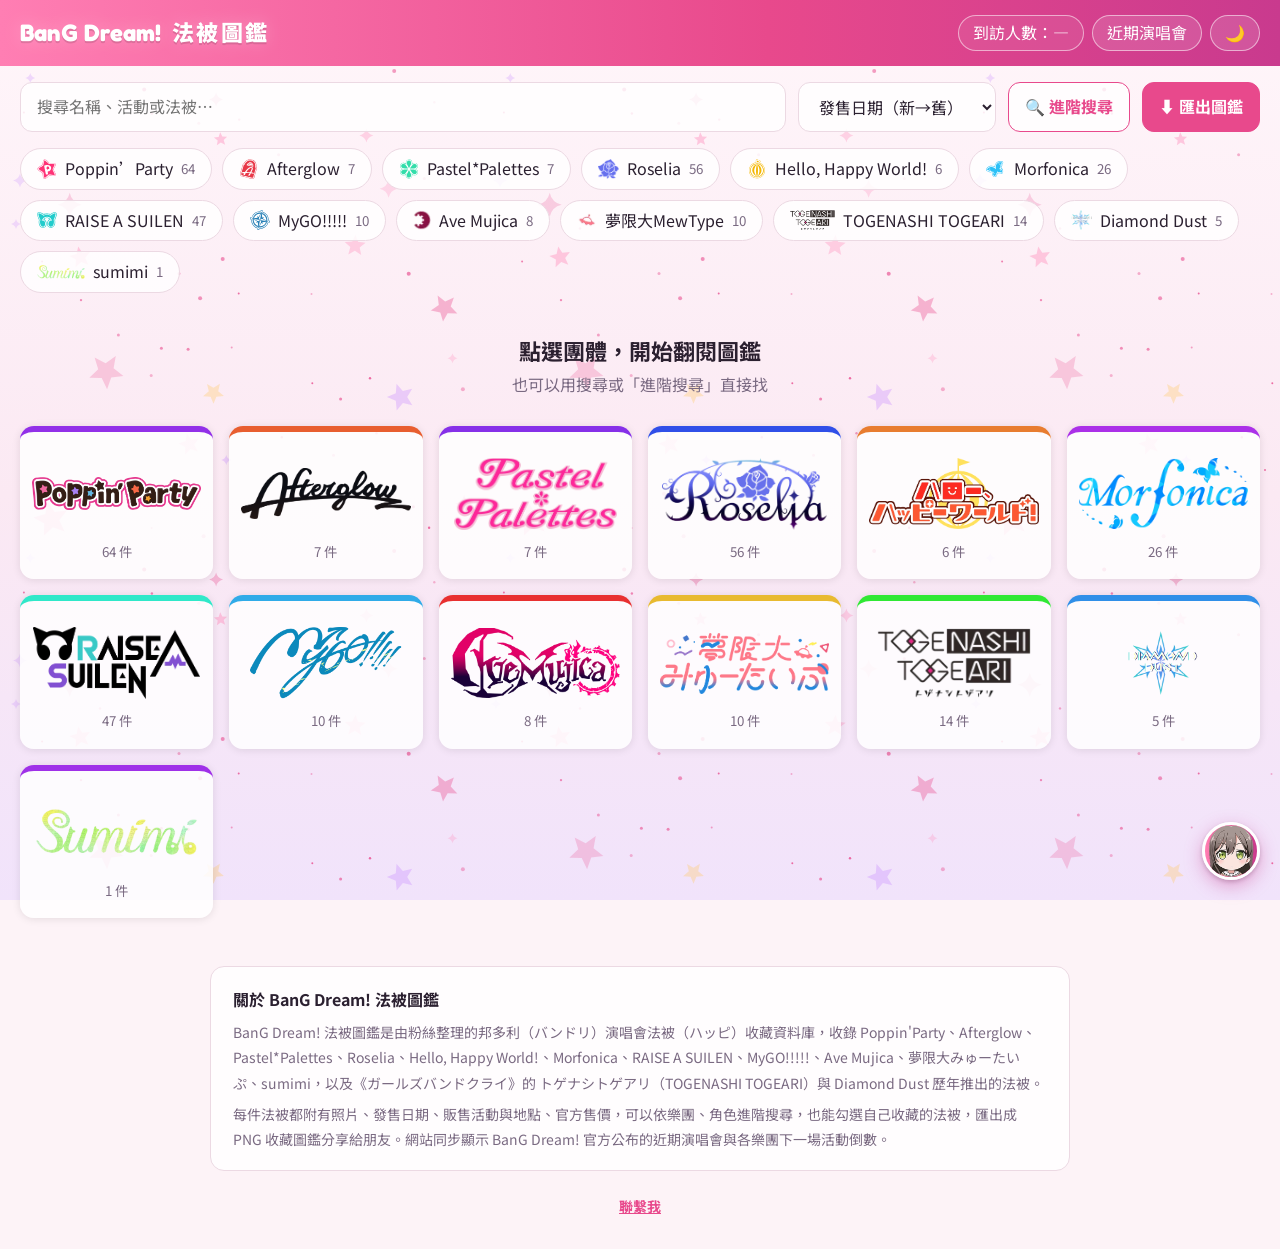
<file: index.html>
<!doctype html>
<html lang="zh-Hant">
  <head>
    <meta charset="utf-8" />
    <meta name="viewport" content="width=device-width, initial-scale=1, viewport-fit=cover" />
    <title>BanG Dream! 法被圖鑑</title>
    <meta
      name="description"
      content="BanG Dream!（邦多利）法被圖鑑：收錄 Poppin'Party、Afterglow、Pastel*Palettes、Roselia、Hello, Happy World!、Morfonica、RAISE A SUILEN、MyGO!!!!!、Ave Mujica、夢限大みゅーたいぷ，以及 トゲナシトゲアリ、Diamond Dust 的演唱會法被（ハッピ）照片、官方售價與發售活動，可依樂團、角色篩選並匯出自己的收藏圖鑑。"
    />
    <meta name="google-site-verification" content="Sszo54LSO_saCJkc9ENuyC2y8mzj0m0679ZRtMY-iH0" />
    <link rel="canonical" href="https://aemo-0304.github.io/hapi/" />
    <link rel="preconnect" href="https://fonts.googleapis.com" />
    <link rel="preconnect" href="https://fonts.gstatic.com" crossorigin />
    <link
      rel="stylesheet"
      href="https://fonts.googleapis.com/css2?family=Fredoka:wght@700&text=BanGDream!&display=swap"
    />
    <link
      rel="stylesheet"
      href="https://fonts.googleapis.com/css2?family=Noto+Sans+TC:wght@400;700;900&display=swap"
    />
    <link rel="icon" href="favicon.svg" type="image/svg+xml" />
    <meta name="theme-color" content="#e8498c" />
    <meta property="og:type" content="website" />
    <meta property="og:site_name" content="法被圖鑑" />
    <meta property="og:title" content="BanG Dream! 法被圖鑑" />
    <meta
      property="og:description"
      content="收錄 BanG Dream! 各樂團與 トゲナシトゲアリ 的演唱會法被照片、官方售價與發售活動，可依樂團、角色篩選並匯出收藏圖鑑。"
    />
    <meta property="og:url" content="https://aemo-0304.github.io/hapi/" />
    <meta property="og:image" content="https://aemo-0304.github.io/hapi/photos/logo_poppinparty.webp" />
    <meta property="og:locale" content="zh_TW" />
    <meta name="twitter:card" content="summary" />
    <script type="application/ld+json">
      {
        "@context": "https://schema.org",
        "@type": "WebSite",
        "name": "BanG Dream! 法被圖鑑",
        "alternateName": ["法被圖鑑", "邦多利法被圖鑑"],
        "url": "https://aemo-0304.github.io/hapi/",
        "inLanguage": "zh-Hant"
      }
    </script>
  </head>
  <body>
    <header>
      <h1 class="brand"><span class="brand-en">BanG Dream!</span><span class="brand-zh">法被圖鑑</span></h1>
      <div style="display: flex; gap: 8px">
        <span class="iconbtn counter" id="visits" title="累計到訪人數（同一個瀏覽器分頁只算一次）"
          >到訪人數：…</span
        >
        <button class="iconbtn" id="livesbtn" type="button">近期演唱會</button>
        <button class="iconbtn" id="theme" type="button" aria-label="切換深色或淺色模式">🌙</button>
      </div>
      <link rel="stylesheet" type="text/css" href="HAPI.CSS?v=20261117" />
    </header>

    <div class="bar">
      <input type="search" id="q" placeholder="搜尋名稱、活動或法被…" aria-label="搜尋" />
      <select id="sort" aria-label="排序方式">
        <option value="new">發售日期（新→舊）</option>
        <option value="old">發售日期（舊→新）</option>
        <option value="name">名稱（A→Z）</option>
      </select>
      <button class="btn-adv" id="adv" type="button" aria-haspopup="dialog">
        🔍 進階搜尋<span class="adv-n" id="adv-n" hidden></span>
      </button>
      <button class="btn-export" id="export" type="button">⬇ 匯出圖鑑</button>
    </div>
    <div class="chips" id="chips" role="group" aria-label="依團體篩選"></div>
    <div class="chips" id="members" role="group" aria-label="依角色篩選" style="display: none"></div>

    <div class="layout one">
      <main id="main"></main>
    </div>
    <section class="about" aria-labelledby="about-h">
      <h2 id="about-h">關於 BanG Dream! 法被圖鑑</h2>
      <p>
        BanG Dream! 法被圖鑑是由粉絲整理的邦多利（バンドリ）演唱會法被（ハッピ）收藏資料庫，收錄
        Poppin'Party、Afterglow、Pastel*Palettes、Roselia、Hello, Happy World!、Morfonica、RAISE A
        SUILEN、MyGO!!!!!、Ave Mujica、夢限大みゅーたいぷ、sumimi，以及《ガールズバンドクライ》的
        トゲナシトゲアリ（TOGENASHI TOGEARI）與 Diamond Dust 歷年推出的法被。
      </p>
      <p>
        每件法被都附有照片、發售日期、販售活動與地點、官方售價，可以依樂團、角色進階搜尋，也能勾選自己收藏的法被，匯出成
        PNG 收藏圖鑑分享給朋友。網站同步顯示 BanG Dream! 官方公布的近期演唱會與各樂團下一場活動倒數。
      </p>
    </section>
    <footer>
      <a
        href="https://www.threads.com/@aemo_gbp?hl=zh-tw"
        target="_blank"
        rel="noopener"
        style="color: var(--accent); font-weight: 700"
        >聯繫我</a
      >
    </footer>

    <dialog id="exdlg" aria-labelledby="ex-h" class="exdlg">
      <h2 id="ex-h" style="margin: 0 0 14px; font-size: 20px">匯出圖鑑（PNG）</h2>
      <div class="exform">
        <fieldset>
          <legend>要放哪些法被 <b id="ex-count"></b></legend>
          <label class="row"><input type="radio" name="exr" id="ex-custom-r" /> 依樂團／人物／活動挑選</label>
          <div class="ex3" id="ex-custom">
            <label>樂團<select id="ex-g"></select></label>
            <label>人物<select id="ex-m"></select></label>
            <label>活動<select id="ex-e"></select></label>
          </div>
          <label class="row"
            ><input type="radio" name="exr" id="ex-mine" /> <span id="ex-mine-lab">我勾選的</span></label
          >
          <p class="exhint">在法被卡片右上角點「＋」可以自己挑選，勾選會記在這個瀏覽器裡。</p>
        </fieldset>
        <label>標題<input type="text" id="ex-title" maxlength="30" /></label>
        <label>副標題<input type="text" id="ex-sub" maxlength="40" placeholder="（可不填）" /></label>
        <div class="ex2">
          <label>整理者<input type="text" id="ex-author" maxlength="30" placeholder="（可不填）" /></label>
          <label
            >社群帳號<input type="text" id="ex-social" maxlength="40" placeholder="Threads / IG …"
          /></label>
        </div>
        <div class="ex2">
          <label
            >每排件數<select id="ex-cols">
              <option>3</option>
              <option>4</option>
              <option selected>5</option>
            </select></label
          >
          <label>外框顏色<input type="color" id="ex-color" value="#f9d77e" /></label>
        </div>
        <label class="row"><input type="checkbox" id="ex-price" checked /> 顯示官方售價</label>
        <details class="exnotes">
          <summary>每件的備註（已收、待收…）<span id="ex-notes-n"></span></summary>
          <p class="exhint">填了的會用粉紅字印在價格下方，沒填就不顯示。</p>
          <div id="ex-notes"></div>
        </details>
        <p class="exmsg" id="ex-msg" role="status"></p>
      </div>
      <div style="display: flex; gap: 10px; flex-wrap: wrap">
        <button class="reset" id="ex-clear" type="button" style="margin: 0; width: auto; padding: 9px 14px">
          清空勾選
        </button>
        <button class="reset" id="ex-close" type="button" style="margin: 0; flex: 1">關閉</button>
        <button class="close" id="ex-go" type="button" style="flex: 2">產生並下載 PNG</button>
      </div>
    </dialog>
    <dialog id="advdlg" class="advdlg" aria-labelledby="adv-h">
      <div class="adv-top">
        <h2 id="adv-h">進階搜尋</h2>
        <button class="adv-sel" id="adv-all" type="button"><i class="ck"></i>全員選擇</button>
      </div>
      <div class="adv-body">
        <div id="adv-chars"></div>
      </div>
      <div class="adv-foot">
        <button class="adv-btn" id="adv-reset" type="button">清除條件</button>
        <button class="adv-btn" id="adv-cancel" type="button">取消</button>
        <button class="adv-btn ok" id="adv-ok" type="button">確定</button>
      </div>
    </dialog>
    <dialog id="livesdlg" aria-label="近期演唱會" class="livesdlg">
      <section class="lives" id="lives"></section>
      <button class="close" id="lives-close" type="button">關閉</button>
    </dialog>
    <div class="fab-panel" id="fabpanel" role="dialog" aria-label="二手平台推薦與更新日誌" hidden>
      <div class="fab-tabs" role="tablist">
        <button type="button" role="tab" class="fab-tab" id="tab-shop" data-tab="shop">
          🛍️ <span id="shop-title">二手平台推薦</span>
        </button>
        <button type="button" role="tab" class="fab-tab" id="tab-help" data-tab="help">
          📕 <span id="help-title">更新日誌</span>
        </button>
      </div>
      <div class="fab-body helpbody" id="fab-body"></div>
    </div>
    <button
      type="button"
      class="fab"
      id="fab"
      aria-expanded="false"
      aria-controls="fabpanel"
      title="二手平台推薦／更新日誌"
    >
      <img class="fab-ico" src="photos/fab_avatar.webp?v=3" alt="" /><span class="fab-x">✕</span>
    </button>
    <dialog id="dlg" aria-labelledby="d-name">
      <div class="d-img">
        <div id="d-img"></div>
        <button class="d-x" id="dlg-close" type="button" aria-label="關閉">✕</button>
      </div>
      <div class="d-body">
        <div class="d-tags" id="d-tags"></div>
        <h2 id="d-name"></h2>
        <div class="d-fields" id="d-fields"></div>
        <button type="button" class="d-pick" id="d-pick"></button>
        <div class="d-nav">
          <button type="button" id="d-prev">‹ 上一個</button>
          <span id="d-pos"></span>
          <button type="button" id="d-next">下一個 ›</button>
        </div>
      </div>
    </dialog>

    <script src="db.js"></script>
    <script src="data.js"></script>
    <script>
      var DB = Store.load();
      var GROUPS = DB.groups,
        PLACES = DB.places;
      var DATA = DB.items.filter(function (d) {
        return GROUPS.some(function (g) {
          return g.id === d.group;
        });
      });
      DATA.forEach(function (d) {
        d.hue = GROUPS.filter(function (g) {
          return g.id === d.group;
        })[0].hue;
        d.date = d.year * 100 + d.month;
      });

      var S = { q: "", group: null, member: null, year: {}, place: {}, chars: {}, sort: "new" };
      var $ = function (id) {
        return document.getElementById(id);
      };
      function gname(id) {
        return GROUPS.filter(function (g) {
          return g.id === id;
        })[0].name;
      }
      function gobj(id) {
        return GROUPS.filter(function (g) {
          return g.id === id;
        })[0];
      }
      function mname(d) {
        if (!d.member) return "";
        var g = gobj(d.group);
        if (d.member === "all") return g.name + "全團";
        var m = (g.members || []).filter(function (m) {
          return m.id === d.member;
        })[0];
        return m ? m.name : "";
      }
      function setGroup(id) {
        S.group = id;
        S.member = null;
        buildChips();
        render();
      }
      function buildMembers() {
        var box = $("members"),
          g = S.group && gobj(S.group);
        if (!g || !g.members || !g.members.length) {
          box.style.display = "none";
          box.innerHTML = "";
          return;
        }
        box.style.display = "";
        box.innerHTML = '<span style="align-self:center;color:var(--muted);font-size:14px">角色</span>';
        [{ id: "all", name: g.name + "全團", color: "hsl(" + g.hue + " 80% 55%)" }]
          .concat(g.members)
          .forEach(function (m) {
            var n = DATA.filter(function (d) {
              return d.group === g.id && d.member === m.id;
            }).length;
            var b = document.createElement("button");
            b.type = "button";
            b.className = "chip";
            b.setAttribute("aria-pressed", S.member === m.id);
            b.innerHTML =
              '<i style="background:' + m.color + '"></i>' + esc(m.name) + " <small>" + n + "</small>";
            b.onclick = function () {
              S.member = S.member === m.id ? null : m.id;
              buildMembers();
              render();
            };
            box.appendChild(b);
          });
      }

      var T = null,
        ADV_SHORT = { "TOGENASHI TOGEARI": "TOGENASHI" };
      function cp(o) {
        var r = {};
        for (var k in o) r[k] = 1;
        return r;
      }
      function charGroups() {
        return GROUPS.filter(function (g) {
          return g.members && g.members.length;
        });
      }
      function allCharKeys() {
        var ks = [];
        charGroups().forEach(function (g) {
          ks.push(g.id + ":all");
          g.members.forEach(function (m) {
            ks.push(g.id + ":" + m.id);
          });
        });
        return ks;
      }
      function shortName(n) {
        return n
          .replace(/^「[^」]*」/, "")
          .split("／")[0]
          .trim();
      }
      function buildFilters() {
        var n = Object.keys(S.chars).filter(function (k) {
          return !/:all$/.test(k);
        }).length;
        var b = $("adv-n");
        b.hidden = !n;
        b.textContent = n;
        if ($("advdlg").open) buildAdv();
      }
      function ck(on) {
        return '<i class="ck' + (on ? " on" : "") + '"></i>';
      }
      function buildAdv() {
        var html = "";
        charGroups().forEach(function (g) {
          var tiles = g.members;
          var keys = [g.id + ":all"].concat(
            tiles.map(function (m) {
              return g.id + ":" + m.id;
            }),
          );
          var allOn = keys.every(function (k) {
            return T.chars[k];
          });
          html +=
            '<div class="adv-row"><div class="adv-g"><b>' +
            (g.icon
              ? '<img class="adv-gi" src="' +
                esc(g.icon) +
                '" alt="" height="18" style="height:18px;width:auto;max-width:40px">'
              : "") +
            '<span title="' +
            esc(g.name) +
            '">' +
            esc(ADV_SHORT[g.name] || g.name) +
            '</span></b><button type="button" class="adv-sel" data-gall="' +
            g.id +
            '">' +
            ck(allOn) +
            '全選</button></div><div class="adv-ms">';
          tiles.forEach(function (m) {
            var k = g.id + ":" + m.id,
              on = !!T.chars[k],
              n = DATA.filter(function (d) {
                return d.group === g.id && d.member === m.id;
              }).length;
            var av = m.avatar
              ? '<img src="' +
                esc(m.avatar) +
                '" alt="" loading="lazy" onerror="this.replaceWith(document.createTextNode(\'' +
                esc(shortName(m.name)).charAt(0) +
                "'))\">"
              : esc(shortName(m.name).charAt(0));
            html +=
              '<button type="button" class="adv-m' +
              (on ? " on" : "") +
              (n ? "" : " zero") +
              '" data-k="' +
              esc(k) +
              '" aria-pressed="' +
              on +
              '" title="' +
              esc(m.name) +
              "（" +
              n +
              ' 件）">' +
              ck(on) +
              '<span class="av' +
              (m.avatar ? " img" : "") +
              '" style="--c:' +
              esc(m.color) +
              '">' +
              av +
              '</span><span class="nm">' +
              esc(shortName(m.name)) +
              "</span></button>";
          });
          html += "</div></div>";
        });
        $("adv-chars").innerHTML = html || '<p class="adv-empty">尚未設定團員，可到後台新增</p>';
        var ks = allCharKeys();
        $("adv-all").innerHTML =
          ck(
            ks.length &&
              ks.every(function (k) {
                return T.chars[k];
              }),
          ) + "全員選擇";
      }
      $("adv").onclick = function () {
        T = { chars: cp(S.chars), year: cp(S.year), place: cp(S.place) };
        buildAdv();
        $("advdlg").showModal();
      };
      $("advdlg").addEventListener("click", function (e) {
        if (e.target === this) {
          this.close();
          return;
        }
        var t = e.target.closest("button");
        if (!t) return;
        if (t.dataset.k) {
          var k = t.dataset.k;
          if (T.chars[k]) delete T.chars[k];
          else T.chars[k] = 1;
          var gid = k.split(":")[0],
            gg = GROUPS.filter(function (x) {
              return x.id === gid;
            })[0];
          if (
            gg.members.every(function (m) {
              return T.chars[gid + ":" + m.id];
            })
          )
            T.chars[gid + ":all"] = 1;
          else delete T.chars[gid + ":all"];
        } else if (t.dataset.gall) {
          var g = GROUPS.filter(function (x) {
              return x.id === t.dataset.gall;
            })[0],
            ks = [g.id + ":all"].concat(
              g.members.map(function (m) {
                return g.id + ":" + m.id;
              }),
            );
          var on = ks.every(function (k) {
            return T.chars[k];
          });
          ks.forEach(function (k) {
            if (on) delete T.chars[k];
            else T.chars[k] = 1;
          });
        } else if (t.id === "adv-all") {
          var ks = allCharKeys(),
            on = ks.every(function (k) {
              return T.chars[k];
            });
          ks.forEach(function (k) {
            if (on) delete T.chars[k];
            else T.chars[k] = 1;
          });
        } else if (t.id === "adv-reset") {
          T = { chars: {}, year: {}, place: {} };
        } else if (t.id === "adv-cancel") {
          this.close();
          return;
        } else if (t.id === "adv-ok") {
          var ks = allCharKeys();
          if (
            ks.length &&
            ks.every(function (k) {
              return T.chars[k];
            })
          )
            T.chars = {};
          S.chars = T.chars;
          S.year = T.year;
          S.place = T.place;
          this.close();
          buildFilters();
          render();
          return;
        } else return;
        buildAdv();
      });
      function buildChips() {
        var box = $("chips");
        box.innerHTML = "";
        GROUPS.forEach(function (g) {
          var n = DATA.filter(function (d) {
            return d.group === g.id;
          }).length;
          var b = document.createElement("button");
          b.type = "button";
          b.className = "chip";
          b.setAttribute("aria-pressed", S.group === g.id);
          b.innerHTML =
            (g.icon
              ? '<img class="chip-icon" src="' + esc(g.icon) + '" alt="">'
              : '<i style="background:hsl(' + g.hue + ' 80% 55%)"></i>') +
            esc(g.name) +
            " <small>" +
            n +
            "</small>";
          b.onclick = function () {
            setGroup(S.group === g.id ? null : g.id);
          };
          box.appendChild(b);
        });
        buildMembers();
      }
      function has(o) {
        return Object.keys(o).length > 0;
      }
      function esc(t) {
        return String(t).replace(/[&<>"]/g, function (c) {
          return { "&": "&amp;", "<": "&lt;", ">": "&gt;", '"': "&quot;" }[c];
        });
      }
      function badge(d) {
        if (d.photo)
          return (
            '<img class="coat" style="object-fit:cover;border-radius:10px" src="' +
            esc(d.photo) +
            '" alt="" onerror="this.style.visibility=\'hidden\'">'
          );
        var c = "hsl(" + d.hue + " 70% 42%)";
        var extra = "";
        return (
          '<svg class="coat" viewBox="0 0 100 100" aria-hidden="true"><path d="M10 22L38 14L50 24L62 14L90 22L98 52L80 56L78 90L22 90L20 56L2 52Z" fill="' +
          c +
          '" stroke="#0003"/>' +
          extra +
          '<path d="M38 14L50 26L50 90L44 90L44 30L34 16Z" fill="#fff"/><path d="M62 14L50 26L50 90L56 90L56 30L66 16Z" fill="#fff"/></svg>'
        );
      }
      function render() {
        var q = S.q.trim().toLowerCase();
        var active = q || S.group || has(S.year) || has(S.place) || has(S.chars);
        var main = $("main");
        if (!active) {
          var h =
            '<div class="hint"><h2>點選團體，開始翻閱圖鑑</h2><p>也可以用搜尋或「進階搜尋」直接找</p></div><div class="groups">';
          GROUPS.forEach(function (g) {
            var n = DATA.filter(function (d) {
              return d.group === g.id;
            }).length;
            h +=
              '<button class="gcard" type="button" style="--c:hsl(' +
              g.hue +
              ' 80% 55%)" data-g="' +
              g.id +
              '">' +
              (g.logo
                ? '<img class="glogo" src="' +
                  esc(g.logo) +
                  '" alt="' +
                  esc(g.name) +
                  '" onerror="this.nextSibling.hidden=false;this.remove()"><b hidden>'
                : "<b>") +
              esc(g.name) +
              "</b><small>" +
              n +
              " 件</small></button>";
          });
          main.innerHTML = h + "</div>";
          Array.prototype.forEach.call(main.querySelectorAll(".gcard"), function (b) {
            b.onclick = function () {
              setGroup(b.dataset.g);
            };
          });
          return;
        }
        var list = (CUR = DATA.filter(function (d) {
          if (S.group && d.group !== S.group) return false;
          if (S.member && d.member !== S.member) return false;
          if (has(S.chars) && !S.chars[d.group + ":" + d.member]) return false;
          if (has(S.year) && !S.year[d.year]) return false;
          if (has(S.place) && !S.place[d.place]) return false;
          if (q && (d.name + d.event + d.place + mname(d)).toLowerCase().indexOf(q) < 0) return false;
          return true;
        }));
        list.sort(function (a, b) {
          return S.sort === "new"
            ? b.date - a.date
            : S.sort === "old"
              ? a.date - b.date
              : a.name.localeCompare(b.name, "zh-Hant");
        });
        var nx = S.group && hasNext(S.group) ? '<div class="nextlive" id="nextlive"></div>' : "";
        if (!list.length) {
          main.innerHTML = nx + '<p class="empty">找不到符合的法被，試試減少篩選條件。</p>';
          if (nx) renderNext(S.group);
          return;
        }
        var h = nx + '<p class="count">共 ' + list.length + ' 件</p><div class="grid">';
        list.forEach(function (d) {
          var pk = MINE.ids.indexOf(d.id) >= 0;
          h +=
            '<button class="item' +
            (pk ? " picked" : "") +
            '" type="button" data-id="' +
            d.id +
            '"><span class="pick" role="checkbox" tabindex="0" aria-checked="' +
            pk +
            '" aria-label="加入我的圖鑑" title="加入／移出我的圖鑑"></span>' +
            badge(d) +
            "<h3>" +
            esc(d.name) +
            "</h3><small>" +
            (mname(d) ? esc(mname(d)) + "・" : "") +
            d.year +
            " 年 " +
            d.month +
            " 月</small></button>";
        });
        main.innerHTML = h + "</div>";
        if (nx) renderNext(S.group);
        Array.prototype.forEach.call(main.querySelectorAll(".item"), function (b) {
          b.onclick = function (e) {
            if (e.target.classList.contains("pick")) {
              togglePick(+b.dataset.id, b);
              return;
            }
            openDlg(+b.dataset.id);
          };
        });
        Array.prototype.forEach.call(main.querySelectorAll(".pick"), function (p) {
          p.onkeydown = function (e) {
            if (e.key === " " || e.key === "Enter") {
              e.preventDefault();
              e.stopPropagation();
              togglePick(+p.parentNode.dataset.id, p.parentNode);
            }
          };
        });
      }
      var CUR = [],
        curId = null;
      function mcolor(d) {
        var g = gobj(d.group);
        if (d.member === "all") return "hsl(" + g.hue + " 80% 55%)";
        var m = (g.members || []).filter(function (m) {
          return m.id === d.member;
        })[0];
        return m ? m.color : "";
      }
      function field(label, val, full) {
        return val
          ? "<div" +
              (full ? ' class="full"' : "") +
              "><label>" +
              label +
              "</label><span>" +
              esc(val) +
              "</span></div>"
          : "";
      }
      function openDlg(id) {
        var d = DATA.filter(function (x) {
          return x.id === id;
        })[0];
        curId = id;
        var gc = "hsl(" + d.hue + " 75% 45%)";
        var box = $("d-img");
        box.innerHTML = "";
        if (d.photo) {
          var im = new Image();
          im.src = d.photo;
          im.alt = d.name;
          im.onerror = function () {
            box.innerHTML = badge({ hue: d.hue });
          };
          box.appendChild(im);
        } else box.innerHTML = badge({ hue: d.hue });
        $("d-tags").innerHTML =
          '<span class="d-tag" style="--c:' +
          gc +
          '">' +
          esc(gname(d.group)) +
          "</span>" +
          (mname(d) ? '<span class="d-tag" style="--c:' + mcolor(d) + '">' + esc(mname(d)) + "</span>" : "");
        $("d-name").textContent = d.name;
        $("d-fields").innerHTML =
          field("發售日期", d.year + " 年 " + d.month + " 月") +
          field("販售地點", d.place) +
          (d.currency === "NA"
            ? field("官方售價", "-")
            : d.price
              ? field(
                  "官方售價",
                  d.currency === "CNY"
                    ? "人民幣 " + Number(d.price).toLocaleString() + " 元"
                    : "¥" + Number(d.price).toLocaleString() + "（日圓・含稅）",
                )
              : "") +
          field("活動／商品", d.event, true);
        var i = CUR.indexOf(d);
        $("d-pos").textContent = i >= 0 ? i + 1 + " / " + CUR.length : "";
        $("d-prev").disabled = i <= 0;
        $("d-next").disabled = i < 0 || i >= CUR.length - 1;
        var on = MINE.ids.indexOf(id) >= 0;
        $("d-pick").textContent = on ? "✓ 已加入我的圖鑑（點一下移除）" : "＋ 加入我的圖鑑";
        $("d-pick").classList.toggle("on", on);
        if (!$("dlg").open) $("dlg").showModal();
      }
      function navDlg(n) {
        var i =
          CUR.findIndex(function (d) {
            return d.id === curId;
          }) + n;
        if (i >= 0 && i < CUR.length) openDlg(CUR[i].id);
      }
      $("d-prev").onclick = function () {
        navDlg(-1);
      };
      $("d-pick").onclick = function () {
        var card = document.querySelector('.item[data-id="' + curId + '"]');
        togglePick(curId, card);
        openDlg(curId);
      };
      $("d-next").onclick = function () {
        navDlg(1);
      };
      document.addEventListener("keydown", function (e) {
        if (!$("dlg").open) return;
        if (e.key === "ArrowLeft") navDlg(-1);
        if (e.key === "ArrowRight") navDlg(1);
      });
      $("dlg-close").onclick = function () {
        $("dlg").close();
      };
      (function () {
        var API = "https://abacus.jasoncameron.dev/",
          KEY = "aemo-0304-hapi/visits",
          el = $("visits");
        var online = /^https?:$/.test(location.protocol) && location.hostname.indexOf("github.io") >= 0,
          counted = false;
        try {
          counted = sessionStorage.getItem("hapi-visited") === "1";
        } catch (e) {}
        var mode = online && !counted ? "hit/" : "get/";
        fetch(API + mode + KEY)
          .then(function (r) {
            return r.ok ? r.json() : { value: 0 };
          })
          .then(function (j) {
            el.textContent = "到訪人數：" + Number(j.value || 0).toLocaleString();
            if (mode === "hit/")
              try {
                sessionStorage.setItem("hapi-visited", "1");
              } catch (e) {}
          })
          .catch(function () {
            el.textContent = "到訪人數：—";
          });
      })();
      var FAB_TAB = "shop";
      function fabShow(tab) {
        FAB_TAB = tab;
        $("shop-title").textContent = DB.shopTitle || Store.shopTitle;
        $("help-title").textContent = DB.helpTitle || Store.helpTitle;
        ["shop", "help"].forEach(function (t) {
          var b = $("tab-" + t);
          b.classList.toggle("on", t === tab);
          b.setAttribute("aria-selected", t === tab);
        });
        $("fab-body").innerHTML =
          tab === "shop"
            ? Store.helpHtml(DB.shop != null ? DB.shop : Store.shopText)
            : Store.helpHtml(DB.help != null ? DB.help : Store.helpText);
        $("fab-body").scrollTop = 0;
      }
      function fabToggle(open) {
        var p = $("fabpanel");
        if (open == null) open = p.hidden;
        if (open) {
          fabShow(FAB_TAB);
          p.hidden = false;
          requestAnimationFrame(function () {
            p.classList.add("show");
          });
        } else {
          p.classList.remove("show");
          setTimeout(function () {
            if (!p.classList.contains("show")) p.hidden = true;
          }, 180);
        }
        $("fab").classList.toggle("open", open);
        $("fab").setAttribute("aria-expanded", open);
      }
      $("fab").onclick = function () {
        fabToggle();
      };
      $("tab-shop").onclick = function () {
        fabShow("shop");
      };
      $("tab-help").onclick = function () {
        fabShow("help");
      };
      document.addEventListener("keydown", function (e) {
        if (e.key === "Escape" && !$("fabpanel").hidden) fabToggle(false);
      });
      document.addEventListener("click", function (e) {
        if (!$("fabpanel").hidden && !e.target.closest("#fabpanel,#fab")) fabToggle(false);
      });
      $("dlg").addEventListener("click", function (e) {
        if (e.target === this) this.close();
      });
      $("q").oninput = function () {
        S.q = this.value;
        render();
      };
      $("sort").onchange = function () {
        S.sort = this.value;
        render();
      };
      $("theme").onclick = function () {
        var root = document.documentElement,
          dark =
            root.getAttribute("data-theme") === "dark" ||
            (!root.getAttribute("data-theme") && matchMedia("(prefers-color-scheme: dark)").matches);
        root.setAttribute("data-theme", dark ? "light" : "dark");
        this.textContent = dark ? "🌙" : "☀️";
      };
      var MKEY = "hapi-mine-v1";
      var MINE = (function () {
        var m = null;
        try {
          m = JSON.parse(localStorage.getItem(MKEY) || "null");
        } catch (e) {}
        m = m || {};
        m.ids = (m.ids || []).filter(function (id) {
          return DATA.some(function (d) {
            return d.id === id;
          });
        });
        m.notes = m.notes || {};
        return m;
      })();
      function saveMine() {
        try {
          localStorage.setItem(MKEY, JSON.stringify(MINE));
        } catch (e) {}
        updateExportBtn();
      }
      function updateExportBtn() {
        $("export").textContent = "⬇ 匯出圖鑑" + (MINE.ids.length ? "（已勾 " + MINE.ids.length + "）" : "");
      }
      function togglePick(id, card) {
        var i = MINE.ids.indexOf(id);
        if (i >= 0) MINE.ids.splice(i, 1);
        else MINE.ids.push(id);
        var on = i < 0;
        if (card) {
          card.classList.toggle("picked", on);
          var p = card.querySelector(".pick");
          if (p) p.setAttribute("aria-checked", on);
        }
        saveMine();
      }
      function sortList(list) {
        return list.sort(function (a, b) {
          return S.sort === "new"
            ? b.date - a.date
            : S.sort === "old"
              ? a.date - b.date
              : a.name.localeCompare(b.name, "zh-Hant");
        });
      }
      function memberLabel(g, mid) {
        if (mid === "all") return g.name + "全團";
        var m = (g.members || []).filter(function (m) {
          return m.id === mid;
        })[0];
        return m ? m.name : "";
      }
      function opt(v, t, sel) {
        return '<option value="' + esc(v) + '"' + (sel ? " selected" : "") + ">" + esc(t) + "</option>";
      }
      function fillMembersSel(cur) {
        var gid = $("ex-g").value,
          h = opt("", "全部人物", !cur);
        GROUPS.forEach(function (g) {
          if (gid && g.id !== gid) return;
          if (!g.members || !g.members.length) return;
          [{ id: "all" }].concat(g.members).forEach(function (m) {
            var v = g.id + ":" + m.id,
              n = DATA.filter(function (d) {
                return d.group === g.id && d.member === m.id;
              }).length;
            if (n)
              h += opt(
                v,
                memberLabel(g, m.id) + (gid ? "" : "（" + g.name + "）") + "　" + n + " 件",
                v === cur,
              );
          });
        });
        $("ex-m").innerHTML = h;
        $("ex-m").disabled = $("ex-m").options.length < 2;
      }
      function fillEventsSel(cur) {
        var gid = $("ex-g").value,
          mv = $("ex-m").value,
          c = {};
        DATA.forEach(function (d) {
          if (gid && d.group !== gid) return;
          if (mv && d.group + ":" + d.member !== mv) return;
          if (d.event) c[d.event] = (c[d.event] || 0) + 1;
        });
        var h = opt("", "全部活動", !cur);
        Object.keys(c)
          .sort()
          .forEach(function (e) {
            h += opt(e, e + "　" + c[e] + " 件", e === cur);
          });
        $("ex-e").innerHTML = h;
      }
      function exMode() {
        return $("ex-mine").checked ? "mine" : "custom";
      }
      function exList() {
        if (exMode() === "mine")
          return sortList(
            DATA.filter(function (d) {
              return MINE.ids.indexOf(d.id) >= 0;
            }),
          );
        var gid = $("ex-g").value,
          mv = $("ex-m").value,
          ev = $("ex-e").value;
        return sortList(
          DATA.filter(function (d) {
            if (gid && d.group !== gid) return false;
            if (mv && d.group + ":" + d.member !== mv) return false;
            if (ev && d.event !== ev) return false;
            return true;
          }),
        );
      }
      function autoTitle() {
        if (exMode() === "mine") return "我的法被圖鑑";
        var gid = $("ex-g").value,
          mv = $("ex-m").value,
          ev = $("ex-e").value,
          p = [];
        if (mv) {
          var a = mv.split(":");
          p.push(memberLabel(gobj(a[0]), a[1]));
        } else if (gid) p.push(gname(gid));
        return (p.length ? p[0] + " " : "") + "法被圖鑑";
      }
      function autoSub() {
        return exMode() === "custom" && $("ex-e").value ? $("ex-e").value : "";
      }
      var titleTouched = false,
        subTouched = false;
      function exRefresh() {
        var n = exList().length;
        $("ex-count").textContent = "共 " + n + " 件";
        $("ex-custom").style.display = exMode() === "custom" ? "" : "none";
        if (!titleTouched) $("ex-title").value = autoTitle();
        if (!subTouched) $("ex-sub").value = autoSub();
        renderNotes();
        $("ex-go").disabled = !n;
      }
      function renderNotes() {
        var list = exList();
        $("ex-notes-n").textContent = "（" + list.length + " 件）";
        $("ex-notes").innerHTML =
          list
            .map(function (d) {
              return (
                '<label class="exnote"><span>' +
                esc(d.name) +
                '</span><input type="text" maxlength="20" data-nid="' +
                d.id +
                '" value="' +
                esc(MINE.notes[d.id] || "") +
                '" placeholder="例如 已收、待收"></label>'
              );
            })
            .join("") || '<p class="exhint">目前沒有法被。</p>';
      }
      $("ex-notes").addEventListener("input", function (e) {
        var id = e.target.dataset.nid;
        if (!id) return;
        var v = e.target.value.trim();
        if (v) MINE.notes[id] = v;
        else delete MINE.notes[id];
        saveMine();
      });
      function openExport() {
        var groups = GROUPS.filter(function (g) {
          return DATA.some(function (d) {
            return d.group === g.id;
          });
        });
        $("ex-g").innerHTML =
          opt("", "全部樂團", !S.group) +
          groups
            .map(function (g) {
              return opt(g.id, g.name, g.id === S.group);
            })
            .join("");
        fillMembersSel(S.group && S.member ? S.group + ":" + S.member : "");
        fillEventsSel("");
        $("ex-mine-lab").textContent = "我勾選的（" + MINE.ids.length + " 件）";
        $("ex-mine").disabled = !MINE.ids.length;
        $("ex-custom-r").checked = true;
        titleTouched = false;
        subTouched = false;
        $("ex-author").value = MINE.author || "";
        $("ex-social").value = MINE.social || "";
        if (MINE.cols) $("ex-cols").value = Math.min(5, MINE.cols);
        if (MINE.color) $("ex-color").value = MINE.color;
        $("ex-price").checked = MINE.showPrice !== false;
        $("ex-msg").textContent =
          location.protocol === "file:"
            ? "⚠ 目前是在電腦上直接打開檔案，瀏覽器不允許把照片放進 PNG，匯出會用法被圖示代替。上傳到網站（GitHub Pages）後匯出就會有照片。"
            : "";
        exRefresh();
        $("exdlg").showModal();
      }
      $("ex-g").onchange = function () {
        fillMembersSel("");
        fillEventsSel("");
        exRefresh();
      };
      $("ex-m").onchange = function () {
        fillEventsSel($("ex-e").value);
        exRefresh();
      };
      $("ex-e").onchange = exRefresh;
      $("ex-mine").onchange = exRefresh;
      $("ex-custom-r").onchange = exRefresh;
      $("ex-title").oninput = function () {
        titleTouched = true;
      };
      $("ex-sub").oninput = function () {
        subTouched = true;
      };
      $("ex-clear").onclick = function () {
        if (!MINE.ids.length) return;
        if (!confirm("清空所有勾選？（備註會保留）")) return;
        MINE.ids = [];
        saveMine();
        render();
        openExport();
      };
      function loadImg(src, cors) {
        return new Promise(function (res) {
          var im = new Image(),
            done = false;
          if (cors) im.crossOrigin = "anonymous";
          var t = setTimeout(function () {
            if (!done) {
              done = true;
              res(null);
            }
          }, 15000);
          im.onload = function () {
            if (!done) {
              done = true;
              clearTimeout(t);
              res(im);
            }
          };
          im.onerror = function () {
            if (!done) {
              done = true;
              clearTimeout(t);
              res(null);
            }
          };
          im.src = src;
        });
      }
      function safeImg(im) {
        try {
          var c = document.createElement("canvas");
          c.width = c.height = 2;
          var x = c.getContext("2d");
          x.drawImage(im, 0, 0, 2, 2);
          x.getImageData(0, 0, 1, 1);
          return true;
        } catch (e) {
          return false;
        }
      }
      function getImg(d) {
        if (!d.photo) return Promise.resolve(null);
        var local = !/^https?:/i.test(d.photo) || d.photo.indexOf(location.origin) === 0;
        return loadImg(d.photo, !local).then(function (im) {
          if (im && safeImg(im)) return im;
          if (local) return null;
          return loadImg(
            "https://wsrv.nl/?url=" + encodeURIComponent(d.photo) + "&w=400&h=400&fit=inside",
            true,
          ).then(function (i2) {
            return i2 && safeImg(i2) ? i2 : null;
          });
        });
      }
      var COAT = new Path2D("M10 22L38 14L50 24L62 14L90 22L98 52L80 56L78 90L22 90L20 56L2 52Z"),
        COATL = new Path2D("M38 14L50 26L50 90L44 90L44 30L34 16Z"),
        COATR = new Path2D("M62 14L50 26L50 90L56 90L56 30L66 16Z");
      function drawCoat(x, cx, cy, size, hue) {
        x.save();
        x.translate(cx - size / 2, cy - size / 2);
        x.scale(size / 100, size / 100);
        x.fillStyle = "hsl(" + hue + ",70%,42%)";
        x.fill(COAT);
        x.strokeStyle = "rgba(0,0,0,.2)";
        x.stroke(COAT);
        x.fillStyle = "#fff";
        x.fill(COATL);
        x.fill(COATR);
        x.restore();
      }
      function rr(x, X, Y, w, h, r) {
        x.beginPath();
        x.moveTo(X + r, Y);
        x.arcTo(X + w, Y, X + w, Y + h, r);
        x.arcTo(X + w, Y + h, X, Y + h, r);
        x.arcTo(X, Y + h, X, Y, r);
        x.arcTo(X, Y, X + w, Y, r);
        x.closePath();
      }
      function wrap(x, text, maxW, maxLines) {
        var lines = [],
          cur = "",
          i;
        for (i = 0; i < text.length; i++) {
          var t = cur + text[i];
          if (x.measureText(t).width > maxW && cur) {
            lines.push(cur);
            cur = text[i];
            if (lines.length === maxLines) break;
          } else cur = t;
        }
        if (lines.length < maxLines) {
          if (cur) lines.push(cur);
        } else if (i < text.length) {
          var l = lines[maxLines - 1];
          while (l && x.measureText(l + "…").width > maxW) l = l.slice(0, -1);
          lines[maxLines - 1] = l + "…";
        }
        return lines;
      }
      function priceText(d) {
        if (d.currency === "NA") return "-";
        if (!d.price) return "";
        return d.currency === "CNY"
          ? "人民幣 " + Number(d.price).toLocaleString() + " 元"
          : "¥" + Number(d.price).toLocaleString();
      }
      function bunting(x, x0, y0, x1, y1, n) {
        var cols = ["#ff9cc8", "#8fd3f4", "#ffd166", "#a8e6a1", "#c9a7ff"];
        var mx = (x0 + x1) / 2,
          my = Math.max(y0, y1) + 26;
        x.strokeStyle = "#6b5a4e";
        x.lineWidth = 1.5;
        x.beginPath();
        x.moveTo(x0, y0);
        x.quadraticCurveTo(mx, my, x1, y1);
        x.stroke();
        for (var i = 0; i < n; i++) {
          var t = (i + 0.5) / n,
            px = (1 - t) * (1 - t) * x0 + 2 * (1 - t) * t * mx + t * t * x1,
            py = (1 - t) * (1 - t) * y0 + 2 * (1 - t) * t * my + t * t * y1;
          var dx = 2 * (1 - t) * (mx - x0) + 2 * t * (x1 - mx),
            dy = 2 * (1 - t) * (my - y0) + 2 * t * (y1 - my),
            len = Math.hypot(dx, dy),
            ux = dx / len,
            uy = dy / len,
            w = 11;
          x.fillStyle = cols[i % cols.length];
          x.beginPath();
          x.moveTo(px - ux * w, py - uy * w);
          x.lineTo(px + ux * w, py + uy * w);
          x.lineTo(px - uy * 22, py + ux * 22);
          x.closePath();
          x.fill();
        }
      }
      async function doExport() {
        var list = exList();
        if (!list.length) {
          $("ex-msg").textContent = "沒有可以匯出的法被。";
          return;
        }
        var cols = Math.min(5, +$("ex-cols").value),
          color = $("ex-color").value,
          showPrice = $("ex-price").checked;
        var title = $("ex-title").value.trim() || "法被圖鑑",
          sub = $("ex-sub").value.trim(),
          author = $("ex-author").value.trim(),
          social = $("ex-social").value.trim();
        MINE.author = author;
        MINE.social = social;
        MINE.cols = cols;
        MINE.color = color;
        MINE.showPrice = showPrice;
        saveMine();
        $("ex-go").disabled = true;
        var FONT = '"Noto Sans TC","Microsoft JhengHei","PingFang TC",sans-serif';
        var imgs = {},
          bad = 0,
          done = 0,
          withPhoto = list.filter(function (d) {
            return d.photo;
          }).length;
        await Promise.all(
          list.map(function (d) {
            if (!d.photo) return null;
            return getImg(d).then(function (im) {
              if (im) imgs[d.id] = im;
              else bad++;
              $("ex-msg").textContent = "載入照片中… " + ++done + " / " + withPhoto;
            });
          }),
        );
        var gset = {};
        list.forEach(function (d) {
          gset[d.group] = 1;
        });
        var gids = Object.keys(gset),
          bandLogo = null;
        if (gids.length === 1) {
          var lg = gobj(gids[0]);
          if (lg && lg.logo) {
            var li = await loadImg(
              lg.logo,
              /^https?:/i.test(lg.logo) && lg.logo.indexOf(location.origin) !== 0,
            );
            if (li && safeImg(li)) bandLogo = li;
          }
        }
        $("ex-msg").textContent = "載入字型中…";
        var allText =
          title +
          sub +
          author +
          social +
          "整理者：官方售價（日圓・含稅）共件*資料來源：匯出日期法被圖鑑0123456789/-¥円元" +
          location.host +
          location.pathname;
        list.forEach(function (d) {
          allText += d.name + (MINE.notes[d.id] || "") + (priceText(d) || "");
        });
        try {
          await Promise.race([
            Promise.all(
              ["400 13px", "700 13px"].map(function (w) {
                return document.fonts.load(w + ' "Noto Sans TC"', allText);
              }),
            ),
            new Promise(function (r) {
              setTimeout(r, 6000);
            }),
          ]);
        } catch (e) {}
        $("ex-msg").textContent = "產生圖片中…";
        var hasPrice =
            showPrice &&
            list.some(function (d) {
              return priceText(d);
            }),
          hasNote = list.some(function (d) {
            return MINE.notes[d.id];
          });
        var SC = 2,
          FR = 26,
          IN = 30,
          CW = 180,
          IMG = 158,
          GX = 14,
          GY = 24,
          NAME = 36,
          PR = hasPrice ? 22 : 0,
          NT = hasNote ? 20 : 0,
          CH = IMG + 10 + NAME + PR + NT,
          LOGO_H = bandLogo ? 78 : 0,
          HEAD = 210 + LOGO_H,
          FOOT = 56;
        var gridW = cols * CW + (cols - 1) * GX,
          W = Math.max(FR * 2 + IN * 2 + gridW, 620);
        var gx0 = (W - gridW) / 2;
        var maxRows = Math.max(1, Math.floor((15000 - HEAD - FOOT - FR * 2) / (CH + GY))),
          rows = Math.ceil(list.length / cols),
          pages = Math.ceil(rows / maxRows);
        var now = new Date(),
          ds = now.getFullYear() + "/" + (now.getMonth() + 1) + "/" + now.getDate();
        var ink = "#3a2e28",
          soft = "#8a7a6e";
        for (var p = 0; p < pages; p++) {
          var part = list.slice(p * maxRows * cols, (p + 1) * maxRows * cols),
            r = Math.ceil(part.length / cols);
          var H = FR * 2 + HEAD + r * CH + (r - 1) * GY + FOOT;
          var c = document.createElement("canvas");
          c.width = W * SC;
          c.height = H * SC;
          var x = c.getContext("2d");
          x.scale(SC, SC);
          x.textBaseline = "top";
          x.fillStyle = color;
          x.fillRect(0, 0, W, H);
          rr(x, FR, FR, W - FR * 2, H - FR * 2, 18);
          x.fillStyle = "#fffdf6";
          x.fill();
          bunting(x, FR, FR + 6, FR + Math.min(220, W * 0.26), FR + 56, 6);
          bunting(x, W - FR - Math.min(220, W * 0.26), FR + 56, W - FR, FR + 6, 6);
          x.font = "bold 34px " + FONT;
          var tw = Math.min(W - FR * 2 - 200, Math.max(280, x.measureText(title).width + 70)),
            tx = (W - tw) / 2,
            ty = FR + 26,
            th = 66;
          rr(x, tx + 4, ty + 4, tw, th, 10);
          x.fillStyle = color;
          x.fill();
          rr(x, tx, ty, tw, th, 10);
          x.fillStyle = "#fff";
          x.fill();
          x.strokeStyle = ink;
          x.lineWidth = 2.5;
          x.stroke();
          x.fillStyle = ink;
          x.textAlign = "center";
          x.fillText(
            wrap(x, title + (pages > 1 ? "（" + (p + 1) + "/" + pages + "）" : ""), tw - 30, 1)[0],
            W / 2,
            ty + 15,
          );
          if (bandLogo) {
            var lmw = Math.min(380, W - FR * 2 - 80),
              ls = Math.min(lmw / bandLogo.width, LOGO_H / bandLogo.height),
              lw = bandLogo.width * ls,
              lh = bandLogo.height * ls;
            x.drawImage(bandLogo, (W - lw) / 2, ty + th + 14 + (LOGO_H - lh) / 2, lw, lh);
          }
          if (sub) {
            x.font = "bold 18px " + FONT;
            x.fillStyle = "#e8498c";
            x.fillText(
              wrap(x, sub, W - FR * 2 - 60, 1)[0],
              W / 2,
              ty + th + 14 + LOGO_H + (bandLogo ? 8 : 0),
            );
          }
          x.textAlign = "left";
          x.font = "13px " + FONT;
          x.fillStyle = soft;
          var iy = FR + HEAD - 46;
          if (author) x.fillText("整理者：" + author, FR + IN, iy);
          if (social) x.fillText(social, FR + IN, iy + 18);
          x.textAlign = "right";
          if (hasPrice) x.fillText("官方售價（日圓・含稅）", W - FR - IN, iy);
          x.fillText("共 " + list.length + " 件", W - FR - IN, iy + 18);
          x.strokeStyle = "#eadfce";
          x.lineWidth = 1;
          x.beginPath();
          x.moveTo(FR + IN, FR + HEAD - 8);
          x.lineTo(W - FR - IN, FR + HEAD - 8);
          x.stroke();
          part.forEach(function (d, i) {
            var cx = gx0 + (i % cols) * (CW + GX),
              cy = FR + HEAD + Math.floor(i / cols) * (CH + GY),
              ix = cx + (CW - IMG) / 2,
              im = imgs[d.id];
            if (im) {
              var s = Math.min(IMG / im.width, IMG / im.height),
                w = im.width * s,
                h = im.height * s;
              x.save();
              rr(x, ix, cy, IMG, IMG, 8);
              x.clip();
              x.drawImage(im, ix + (IMG - w) / 2, cy + (IMG - h) / 2, w, h);
              x.restore();
            } else drawCoat(x, ix + IMG / 2, cy + IMG / 2, IMG * 0.78, d.hue);
            x.textAlign = "center";
            x.fillStyle = ink;
            x.font = "bold 13px " + FONT;
            wrap(x, d.name, CW - 6, 2).forEach(function (l, k) {
              x.fillText(l, cx + CW / 2, cy + IMG + 10 + k * 17);
            });
            var y = cy + IMG + 10 + NAME;
            if (hasPrice) {
              var pt = priceText(d);
              if (pt) {
                x.font = "bold 16px " + FONT;
                x.fillStyle = ink;
                x.fillText(pt, cx + CW / 2, y);
              }
              y += PR;
            }
            if (MINE.notes[d.id]) {
              x.font = "bold 13px " + FONT;
              x.fillStyle = "#e8498c";
              x.fillText(wrap(x, MINE.notes[d.id], CW - 6, 1)[0], cx + CW / 2, y);
            }
          });
          x.textAlign = "left";
          x.font = "12px " + FONT;
          x.fillStyle = soft;
          x.fillText(
            "*資料來源：" +
              (/^https?:/.test(location.protocol)
                ? location.host + location.pathname.replace(/[^/]*$/, "")
                : "法被圖鑑"),
            FR + IN,
            H - FR - 36,
          );
          x.textAlign = "right";
          x.fillText("匯出日期 " + ds, W - FR - IN, H - FR - 36);
          x.textAlign = "left";
          var blob = await new Promise(function (res) {
            c.toBlob(res, "image/png");
          });
          if (!blob) {
            $("ex-msg").textContent = "產生失敗：圖片太大，請減少件數後再試。";
            $("ex-go").disabled = false;
            return;
          }
          var a = document.createElement("a");
          a.href = URL.createObjectURL(blob);
          a.download =
            title.replace(/[\\/:*?"<>|]/g, "_") +
            "-" +
            now.getFullYear() +
            String(now.getMonth() + 1).padStart(2, "0") +
            String(now.getDate()).padStart(2, "0") +
            (pages > 1 ? "-" + (p + 1) : "") +
            ".png";
          document.body.appendChild(a);
          a.click();
          a.remove();
          (function (u) {
            setTimeout(function () {
              URL.revokeObjectURL(u);
            }, 5000);
          })(a.href);
        }
        $("ex-msg").textContent =
          "完成！已下載 " +
          pages +
          " 張 PNG" +
          (bad ? "。有 " + bad + " 張照片無法載入，已用法被圖示代替。" : "。");
        $("ex-go").disabled = false;
      }
      $("export").onclick = openExport;
      $("ex-go").onclick = function () {
        doExport().catch(function (e) {
          $("ex-msg").textContent = "匯出失敗：" + e.message;
          $("ex-go").disabled = false;
        });
      };
      $("ex-close").onclick = function () {
        $("exdlg").close();
      };
      $("exdlg").addEventListener("click", function (e) {
        if (e.target === this) this.close();
      });
      updateExportBtn();
      var ARTIST = {
        poppinparty: 8,
        afterglow: 9,
        pastelpalettes: 10,
        roselia: 11,
        hellohappyworld: 12,
        morfonica: 13,
        raiseasuilen: 14,
        mygo: 15,
        avemujica: 16,
        夢限大mewtype: 17,
      };
      var GBC = { togenashitogeari: "tgtg", diamonddust: "dd" };
      var GBC_URL = "https://raw.githubusercontent.com/Aemo-0304/hapi/data/gbc-lives.json",
        GBC_P = null;
      var NEXT = {};
      function gkey(gid) {
        var g = GROUPS.filter(function (x) {
          return x.id === gid;
        })[0];
        return g ? g.name.toLowerCase().replace(/[^a-z0-9\u4e00-\u9fff]/g, "") : "";
      }
      function hasNext(gid) {
        var k = gkey(gid);
        return !!(ARTIST[k] || GBC[k]);
      }
      function loadGbc(key) {
        if (!GBC_P)
          GBC_P = fetch(GBC_URL, { cache: "no-cache" })
            .then(function (r) {
              if (!r.ok) throw new Error(r.status);
              return r.json();
            })
            .catch(function (e) {
              GBC_P = null;
              throw e;
            });
        var today = todayStr();
        return GBC_P.then(function (j) {
          var best = null;
          (j.events || []).forEach(function (e) {
            if ((e.groups || []).indexOf(key) < 0) return;
            (e.items || []).forEach(function (it) {
              if (it.date >= today && (!best || it.date < best.start))
                best = { title: e.title, link: e.link, start: it.date, when: "", place: it.place || "" };
            });
          });
          return best;
        }).catch(function () {
          return undefined;
        });
      }
      function artistId(gid) {
        return ARTIST[gkey(gid)] || 0;
      }
      function todayStr() {
        var n = new Date();
        return (
          n.getFullYear() +
          "-" +
          String(n.getMonth() + 1).padStart(2, "0") +
          "-" +
          String(n.getDate()).padStart(2, "0")
        );
      }
      function loadNext(aid) {
        if (NEXT[aid]) return NEXT[aid];
        var today = todayStr();
        NEXT[aid] = fetch(
          LIVES_API +
            "events?tax_artist=" +
            aid +
            "&per_page=50&_fields=title,link,acf.cf_events_dates,acf.cf_events_schedule,acf.cf_events_place",
        )
          .then(function (r) {
            if (!r.ok) throw new Error(r.status);
            return r.json();
          })
          .then(function (j) {
            var up = j
              .map(function (e) {
                var a = e.acf || {},
                  d = a.cf_events_dates || {};
                return {
                  title: decodeHtml((e.title && e.title.rendered) || ""),
                  link: e.link,
                  start: (d.cf_events_dates_start || "").slice(0, 10),
                  when: a.cf_events_schedule || "",
                  place: a.cf_events_place || "",
                };
              })
              .filter(function (e) {
                return e.start && e.start >= today;
              })
              .sort(function (a, b) {
                return a.start.localeCompare(b.start);
              });
            return up[0] || null;
          })
          .catch(function () {
            delete NEXT[aid];
            return undefined;
          });
        return NEXT[aid];
      }
      function renderNext(gid) {
        var aid = artistId(gid),
          gk = GBC[gkey(gid)],
          box = $("nextlive");
        if (!box || !(aid || gk)) return;
        box.innerHTML = '<span class="nl-tag">下一場活動</span><span class="nl-loading">讀取中…</span>';
        (aid ? loadNext(aid) : loadGbc(gk)).then(function (e) {
          box = $("nextlive");
          if (!box || S.group !== gid) return;
          if (e === undefined) {
            box.remove();
            return;
          }
          if (!e) {
            box.innerHTML =
              '<span class="nl-tag">下一場活動</span><span class="nl-loading">官網目前沒有已公布的活動</span>';
            return;
          }
          var t = todayStr().split("-"),
            s = e.start.split("-");
          var days = Math.round(
            (Date.UTC(+s[0], s[1] - 1, +s[2]) - Date.UTC(+t[0], t[1] - 1, +t[2])) / 86400000,
          );
          box.innerHTML =
            '<a href="' +
            esc(e.link) +
            '" target="_blank" rel="noopener">' +
            '<div class="nl-count">' +
            (days === 0 ? "<b>今天</b>" : "倒數<b>" + days + "</b>天") +
            "</div>" +
            '<div class="nl-info"><span class="nl-tag">下一場活動</span><h3>' +
            esc(e.title) +
            "</h3>" +
            "<small>📅 " +
            esc(e.when || e.start.replace(/^(\d+)-0?(\d+)-0?(\d+)$/, "$1年$2月$3日")) +
            (e.place ? "　📍 " + esc(e.place) : "") +
            "</small></div></a>";
        });
      }
      var LIVES = null,
        LIVES_ERR = false,
        LIVES_API = "https://bang-dream.com/wp-json/wp/v2/";
      function decodeHtml(s) {
        var t = document.createElement("textarea");
        t.innerHTML = s;
        return t.value;
      }
      function loadLives() {
        try {
          var c = JSON.parse(sessionStorage.getItem("hapi-lives4") || "null");
          if (c && Date.now() - c.t < 3600000) {
            LIVES = c.d;
            return Promise.resolve();
          }
        } catch (e) {}
        var now = new Date(),
          today =
            now.getFullYear() +
            "-" +
            String(now.getMonth() + 1).padStart(2, "0") +
            "-" +
            String(now.getDate()).padStart(2, "0");
        return fetch(
          LIVES_API +
            "events?tax_events=51&per_page=50&_fields=id,title,link,featured_media,acf.cf_events_dates,acf.cf_events_schedule,acf.cf_events_place,acf.cf_events_image",
        )
          .then(function (r) {
            if (!r.ok) throw new Error(r.status);
            return r.json();
          })
          .then(function (j) {
            var up = j
              .map(function (e) {
                var a = e.acf || {},
                  d = a.cf_events_dates || {};
                return {
                  title: decodeHtml((e.title && e.title.rendered) || ""),
                  link: e.link,
                  start: d.cf_events_dates_start || "",
                  end: d.cf_events_dates_end || "",
                  when: a.cf_events_schedule || "",
                  place: a.cf_events_place || "",
                  img: a.cf_events_image || 0,
                  fm: e.featured_media || 0,
                };
              })
              .filter(function (e) {
                return e.start && e.start.slice(0, 10) >= today;
              })
              .sort(function (a, b) {
                return a.start.localeCompare(b.start);
              })
              .slice(0, 4);
            var ids = [];
            up.forEach(function (e) {
              if (e.img) ids.push(e.img);
              if (e.fm) ids.push(e.fm);
            });
            return (
              ids.length
                ? fetch(
                    LIVES_API + "media?include=" + ids.join(",") + "&per_page=20&_fields=id,source_url",
                  ).then(function (r) {
                    return r.ok ? r.json() : [];
                  })
                : Promise.resolve([])
            ).then(function (m) {
              var map = {};
              m.forEach(function (x) {
                map[x.id] = x.source_url;
              });
              up.forEach(function (e) {
                e.src = map[e.img] || map[e.fm] || "";
              });
              LIVES = up;
              try {
                sessionStorage.setItem("hapi-lives4", JSON.stringify({ t: Date.now(), d: up }));
              } catch (e) {}
            });
          })
          .catch(function () {
            LIVES_ERR = true;
          });
      }
      function renderLives() {
        var box = $("lives");
        if (!box) return;
        var head =
          '<div class="lives-head"><h2>近期演唱會</h2><a href="https://bang-dream.com/events/" target="_blank" rel="noopener">資料來源：BanG Dream! 官方網站 ›</a></div>';
        if (LIVES_ERR) {
          box.innerHTML =
            head + '<p class="lives-loading">暫時無法取得演唱會資訊，請點右上方連結到官網查看。</p>';
          return;
        }
        if (!LIVES) {
          box.innerHTML = head + '<p class="lives-loading">載入中…</p>';
          return;
        }
        if (!LIVES.length) {
          box.innerHTML = head + '<p class="lives-loading">目前沒有即將舉行的演唱會。</p>';
          return;
        }
        box.innerHTML =
          head +
          '<div class="lives-grid">' +
          LIVES.map(function (e) {
            return (
              '<a class="live" href="' +
              esc(e.link) +
              '" target="_blank" rel="noopener">' +
              '<div class="live-img">' +
              (e.src ? '<img src="' + esc(e.src) + '" alt="" loading="lazy" onerror="this.remove()">' : "") +
              "</div>" +
              '<div class="live-body"><b class="live-date">' +
              esc(e.when || e.start.slice(0, 10)) +
              "</b><h3>" +
              esc(e.title) +
              "</h3>" +
              (e.place ? "<small>📍 " + esc(e.place) + "</small>" : "") +
              "</div></a>"
            );
          }).join("") +
          "</div>";
      }
      $("livesbtn").onclick = function () {
        LIVES_ERR = false;
        renderLives();
        $("livesdlg").showModal();
        if (!LIVES) loadLives().then(renderLives);
      };
      $("lives-close").onclick = function () {
        $("livesdlg").close();
      };
      $("livesdlg").addEventListener("click", function (e) {
        if (e.target === this) this.close();
      });
      buildFilters();
      buildChips();
      render();
    </script>
  </body>
</html>
</file>
<file: HAPI.CSS>
:root{
  --bg:#fdf3f7; --panel:#ffffffd9; --ink:#2b2030; --muted:#7a6a82; --line:#ecd9e3; --accent:#e8498c; --accent-ink:#fff;
  --grad:linear-gradient(90deg,#ff7eb3,#e8498c 60%,#c93a8e);
  --bgimg:url(bg-stars-light.svg); --bgsky:linear-gradient(180deg,#fff6fa 0%,#fbe9f3 55%,#f1e3fb 100%);
  box-sizing:border-box; padding-top:env(safe-area-inset-top,0px); padding-bottom:env(safe-area-inset-bottom,0px); color-scheme:light;
}
@media (prefers-color-scheme: dark){
  :root:not([data-theme="light"]){--bg:#1a1320;--panel:#251b2cd9;--ink:#f3e8f5;--muted:#b3a1bb;--line:#3a2b44;--accent:#ff7eb3;--accent-ink:#1a1320;--grad:linear-gradient(90deg,#8a2f64,#5c2a78);--bgimg:url(bg-stars-dark.svg);--bgsky:linear-gradient(180deg,#140e22 0%,#1f1330 55%,#2b1638 100%);color-scheme:dark}
}
:root[data-theme="dark"]{--bg:#1a1320;--panel:#251b2cd9;--ink:#f3e8f5;--muted:#b3a1bb;--line:#3a2b44;--accent:#ff7eb3;--accent-ink:#1a1320;--grad:linear-gradient(90deg,#8a2f64,#5c2a78);--bgimg:url(bg-stars-dark.svg);--bgsky:linear-gradient(180deg,#140e22 0%,#1f1330 55%,#2b1638 100%);color-scheme:dark}
html{scroll-padding-top:env(safe-area-inset-top,0px)}
*,*::before,*::after{box-sizing:border-box}
body{margin:0;background-color:var(--bg);background-image:var(--bgimg),var(--bgsky);background-size:480px 480px,100% 100%;background-attachment:fixed;color:var(--ink);font:16px/1.6 "Noto Sans TC","PingFang TC","Microsoft JhengHei",system-ui,sans-serif}
button,input,select{font:inherit;color:inherit}
:focus-visible{outline:3px solid var(--accent);outline-offset:2px}

header{background:var(--grad);color:#fff;padding:14px 20px;display:flex;justify-content:space-between;align-items:center;gap:12px}
header h1{margin:0;font-size:22px;letter-spacing:.03em}
.iconbtn{border:1px solid #ffffff88;background:#ffffff22;color:#fff;border-radius:999px;padding:4px 14px;cursor:pointer;white-space:nowrap}
.iconbtn.counter{cursor:default;background:#ffffff14;font-variant-numeric:tabular-nums}
@media (max-width:480px){header{padding:12px 14px;flex-wrap:wrap;row-gap:8px}header>div{flex-wrap:wrap;justify-content:flex-end;margin-left:auto}header h1{font-size:19px;white-space:nowrap}.iconbtn{padding:4px 10px;font-size:14px}}

.bar{display:flex;gap:12px;padding:16px 20px;flex-wrap:wrap}
.bar input[type=search],.bar select{padding:11px 16px;border:1px solid var(--line);border-radius:12px;background:var(--panel)}
.bar input[type=search]{flex:1 1 260px}

.chips{display:flex;flex-wrap:wrap;gap:10px;padding:0 20px 16px}
.chip{display:inline-flex;align-items:center;gap:8px;padding:7px 16px;border:1px solid var(--line);border-radius:999px;background:var(--panel);cursor:pointer}
.chip i{width:10px;height:10px;border-radius:50%}
.chip .chip-icon{height:20px;width:auto;max-width:48px;object-fit:contain;margin:-4px 0;flex:none}
@media (prefers-color-scheme: dark){:root:not([data-theme="light"]) .chip .chip-icon{filter:drop-shadow(0 0 1px #fff) drop-shadow(0 0 1px #fff)}}
:root[data-theme="dark"] .chip .chip-icon{filter:drop-shadow(0 0 1px #fff) drop-shadow(0 0 1px #fff)}
.chip small{color:var(--muted)}
.chip[aria-pressed="true"]{border-color:var(--accent);box-shadow:0 0 0 2px var(--accent) inset}

.layout{display:grid;grid-template-columns:260px 1fr;gap:20px;padding:0 20px 40px;align-items:start}
@media (max-width:800px){.layout{grid-template-columns:1fr}}
aside{background:var(--panel);border:1px solid var(--line);border-radius:14px;padding:6px 16px}
details{border-bottom:1px solid var(--line);padding:10px 0}
details:last-of-type{border-bottom:0}
summary{cursor:pointer;font-weight:700}
.opts{display:grid;gap:4px;margin-top:8px;max-height:200px;overflow:auto}
.opts label{display:flex;gap:8px;align-items:center;cursor:pointer}
.reset{width:100%;margin:10px 0;padding:9px;border:1px solid var(--line);border-radius:10px;background:transparent;cursor:pointer}

main{min-width:0}
.hint{text-align:center;padding:24px 0 8px}
.hint h2{margin:0;font-size:22px}
.hint p{margin:4px 0 20px;color:var(--muted)}
.groups{display:grid;grid-template-columns:repeat(auto-fill,minmax(180px,1fr));gap:16px}
.gcard{border:0;border-top:6px solid var(--c);border-radius:14px;background:var(--panel);padding:26px 12px 16px;cursor:pointer;text-align:center;box-shadow:0 1px 8px #0000001a}
.gcard b{display:block;font-size:20px}
.gcard .glogo{display:block;width:100%;height:72px;object-fit:contain;margin:0 auto 8px}
.gcard b[hidden]{display:none}
/* 深色模式：LOGO 維持透明，只加一圈淡白描邊讓深色字看得清楚 */
@media (prefers-color-scheme: dark){:root:not([data-theme="light"]) .gcard .glogo{filter:drop-shadow(0 0 1px #fff) drop-shadow(0 0 1px #fff) drop-shadow(0 0 4px #ffffff66)}}
:root[data-theme="dark"] .gcard .glogo{filter:drop-shadow(0 0 1px #fff) drop-shadow(0 0 1px #fff) drop-shadow(0 0 4px #ffffff66)}
.gcard small{color:var(--muted)}
.count{margin:0 0 12px;color:var(--muted)}
.grid{display:grid;grid-template-columns:repeat(auto-fill,minmax(150px,1fr));gap:14px}
.item{border:1px solid var(--line);border-radius:14px;background:var(--panel);padding:14px 10px;text-align:center;cursor:pointer}
.item:hover{border-color:var(--accent)}
.item{min-width:0;overflow:hidden}
.item h3{margin:10px 0 2px;font-size:15px;line-height:1.4;overflow-wrap:anywhere;word-break:break-word}
.item small{color:var(--muted)}
.coat{display:block;width:112px;height:112px;margin:0 auto;filter:drop-shadow(0 3px 5px #0003)}
.empty{text-align:center;color:var(--muted);padding:40px 0}

dialog{border:0;border-radius:16px;padding:24px;max-width:360px;width:calc(100% - 32px);background:var(--bg);color:var(--ink)}
dialog::backdrop{background:#0008}
dialog dl{display:grid;grid-template-columns:auto 1fr;gap:6px 16px;margin:16px 0}
dialog dt{color:var(--muted)}
dialog dd{margin:0}
.close{width:100%;padding:10px;border:0;border-radius:10px;background:var(--accent);color:var(--accent-ink);font-weight:700;cursor:pointer}

/* 前台：法被詳細資訊（放大檢視） */
#dlg{padding:0;max-width:min(480px,94vw);width:100%;max-height:92vh;overflow:auto;border-radius:20px;background:var(--panel-solid,var(--bg));opacity:0;transform:scale(.95);transition:opacity .2s,transform .2s}
#dlg[open]{opacity:1;transform:scale(1)}
@starting-style{#dlg[open]{opacity:0;transform:scale(.95)}}
.d-img{position:relative;aspect-ratio:1;background:var(--line);display:grid;place-items:center}
.d-img img{position:absolute;inset:0;width:100%;height:100%;object-fit:contain;display:block}
.d-img .coat{width:62%;height:62%}
.d-x{position:absolute;top:12px;right:12px;width:36px;height:36px;border-radius:50%;border:0;background:#0006;color:#fff;font-size:16px;cursor:pointer}
.d-body{padding:20px 24px 22px}
.d-tags{display:flex;gap:6px;flex-wrap:wrap;margin-bottom:10px}
.d-tag{padding:3px 12px;border-radius:999px;font-size:13px;font-weight:700;color:var(--c);background:color-mix(in srgb,var(--c) 14%,transparent)}
#d-name{margin:0 0 14px;font-size:22px;line-height:1.35;overflow-wrap:anywhere}
.d-fields{display:grid;grid-template-columns:1fr 1fr;gap:12px}
.d-fields .full{grid-column:1/-1}
.d-fields label{display:block;font-size:12px;font-weight:600;color:var(--muted)}
.d-nav{display:flex;justify-content:space-between;align-items:center;margin-top:18px;padding-top:14px;border-top:1px solid var(--line)}
.d-nav button{padding:7px 14px;border:1px solid var(--line);border-radius:10px;background:transparent;cursor:pointer}
.d-nav button:disabled{opacity:.35;cursor:default}
#d-pos{font-size:13px;color:var(--muted)}
.helpbody{margin:0 0 16px}
/* 匯出圖鑑 */
.btn-export{padding:11px 16px;border:1px solid var(--accent);border-radius:12px;background:var(--accent);color:var(--accent-ink);font-weight:700;cursor:pointer;white-space:nowrap}
.exdlg{max-width:540px}
.exform{display:grid;gap:12px;margin-bottom:16px;max-height:min(64vh,660px);overflow:auto;padding-right:4px}
.exform fieldset{border:1px solid var(--line);border-radius:12px;padding:8px 14px 12px;margin:0;display:grid;gap:8px}
.exform legend{font-size:13px;color:var(--muted);padding:0 4px}
.exform legend b{color:var(--accent);margin-left:6px}
.exform label{display:grid;gap:4px;font-size:14px}
.exform label.row{display:flex;gap:8px;align-items:center}
.exform input[type=text],.exform select{padding:9px 12px;border:1px solid var(--line);border-radius:10px;background:var(--panel);min-width:0;width:100%}
.exform input[type=color]{width:100%;height:40px;padding:2px;border:1px solid var(--line);border-radius:10px;background:var(--panel)}
.ex2{display:grid;grid-template-columns:1fr 1fr;gap:10px}
.ex3{display:grid;grid-template-columns:1fr 1fr 1fr;gap:8px;margin-left:24px}
.exhint{margin:0;font-size:12px;color:var(--muted)}
.exmsg{margin:0;min-height:1.4em;font-size:14px;color:var(--muted)}
.exnotes{border:1px solid var(--line);border-radius:12px;padding:8px 14px}
.exnotes summary{cursor:pointer;font-size:14px}
#ex-notes{display:grid;gap:6px;margin-top:8px}
.exnote{grid-template-columns:1fr 130px!important;gap:8px!important;align-items:center;font-size:13px!important}
.exnote span{overflow:hidden;text-overflow:ellipsis;white-space:nowrap}
.exnote input{padding:6px 10px!important}
.item{position:relative}
.pick{position:absolute;top:6px;right:6px;width:28px;height:28px;border-radius:50%;border:1.5px solid var(--line);background:var(--panel);display:grid;place-items:center;font-size:16px;font-weight:700;color:var(--muted);z-index:1}
.pick::before{content:"＋"}
.item.picked{border-color:var(--accent);box-shadow:0 0 0 2px var(--accent) inset}
.item.picked .pick{background:var(--accent);border-color:var(--accent);color:var(--accent-ink)}
.item.picked .pick::before{content:"✓"}
.d-pick{width:100%;margin-top:14px;padding:9px;border:1.5px dashed var(--accent);border-radius:10px;background:transparent;color:var(--accent);font-weight:700;cursor:pointer}
.d-pick.on{border-style:solid;background:color-mix(in srgb,var(--accent) 12%,transparent)}
@media (max-width:560px){.ex2,.ex3{grid-template-columns:1fr}.ex3{margin-left:0}.exnote{grid-template-columns:1fr 100px!important}}
.helpbody p{margin:0 0 8px}
.helpbody ul{margin:0 0 8px;padding-left:1.3em;display:grid;gap:8px}
.helpbody a{color:var(--accent)}
footer{text-align:center;color:var(--muted);font-size:14px;padding:0 20px 32px}

/* 滑鼠移到法被卡片、團體卡片上時放大 */
.item,.gcard{transition:transform .18s ease,box-shadow .18s ease}
@media (hover:hover){
  .item:hover,.gcard:hover{transform:scale(1.3);position:relative;z-index:2;box-shadow:0 8px 24px #0000002e}
}
@media (prefers-reduced-motion:reduce){.item,.gcard{transition:none}}
/* 近期演唱會 */
.lives{margin:0 0 16px}
dialog.livesdlg{max-width:980px}
.lives-head{display:flex;justify-content:space-between;align-items:baseline;gap:10px;flex-wrap:wrap;margin-bottom:12px}
.lives-head h2{margin:0;font-size:20px}
.lives-head a{font-size:13px;color:var(--muted);text-decoration:none}
.lives-head a:hover{color:var(--accent)}
.lives-loading{color:var(--muted);margin:0}
.lives-grid{display:grid;grid-template-columns:repeat(auto-fit,minmax(135px,1fr));gap:14px}
.live{display:flex;flex-direction:column;border:1px solid var(--line);border-radius:14px;background:var(--panel);overflow:hidden;text-decoration:none;color:inherit;transition:transform .18s ease,box-shadow .18s ease}
.live:hover{border-color:var(--accent)}
@media (hover:hover){.live:hover{transform:translateY(-3px);box-shadow:0 8px 20px #0000002a}}
.live-img{aspect-ratio:4/3;background:color-mix(in srgb,var(--line) 60%,transparent)}
.live-img img{width:100%;height:100%;object-fit:contain;display:block}
.live-body{padding:10px 12px 12px;display:grid;gap:4px}
.live-date{font-size:13px;color:var(--accent)}
.live-body h3{margin:0;font-size:14px;line-height:1.4;overflow-wrap:anywhere}
.live-body small{color:var(--muted);font-size:12px}

.nextlive{margin:0 0 14px;border:1px solid var(--line);border-radius:14px;background:var(--panel);padding:12px 16px;display:flex;align-items:center;gap:10px}
.nextlive a{display:flex;align-items:center;gap:16px;color:inherit;text-decoration:none;width:100%}
.nextlive a:hover h3{color:var(--accent)}
.nl-count{flex:none;text-align:center;min-width:84px;padding:6px 10px;border-radius:12px;background:var(--grad);color:#fff;font-size:13px;line-height:1.2}
.nl-count b{display:block;font-size:28px;line-height:1.1}
.nl-info{min-width:0}
.nl-info h3{margin:2px 0 4px;font-size:16px;line-height:1.35}
.nl-info small{color:var(--muted)}
.nl-tag{font-size:12px;font-weight:700;color:var(--accent)}
.nl-loading{color:var(--muted);font-size:14px}

header h1.brand{display:flex;align-items:baseline;gap:.45em;font-weight:900;letter-spacing:.04em;text-shadow:0 2px 0 #0000001f,0 0 18px #ffffff40}
.brand-en{font-family:"Fredoka","Arial Rounded MT Bold",system-ui,sans-serif;font-weight:700;font-size:1.08em;letter-spacing:.01em}
.brand-zh{font-family:"Noto Sans TC","Microsoft JhengHei",sans-serif;font-weight:900;letter-spacing:.12em}
.brand span{white-space:nowrap}
header{flex-wrap:wrap;row-gap:8px}
header>div{flex-wrap:wrap;justify-content:flex-end;margin-left:auto}
@media (max-width:480px){header h1.brand{font-size:18px;gap:.35em}}

/* ===== 進階搜尋 ===== */
.layout.one{grid-template-columns:1fr}
.btn-adv{position:relative;padding:11px 16px;border:1px solid var(--accent);border-radius:12px;background:var(--panel);color:var(--accent);font-weight:700;cursor:pointer;white-space:nowrap}
.btn-adv:hover{background:color-mix(in srgb,var(--accent) 10%,var(--panel))}
.adv-n[hidden]{display:none}
.adv-n{display:inline-grid;place-items:center;min-width:20px;height:20px;margin-left:6px;padding:0 6px;border-radius:10px;background:var(--accent);color:var(--accent-ink);font-size:12px}
dialog.advdlg{max-width:980px;padding:0;overflow:hidden;display:none;flex-direction:column;height:calc(100vh - 32px);height:calc(100dvh - 32px);max-height:900px}
dialog.advdlg[open]{display:flex}
.adv-top{display:flex;align-items:center;justify-content:space-between;gap:12px;padding:20px 24px 12px;border-bottom:2px solid var(--accent)}
.adv-top h2{margin:0;font-size:22px}
.adv-top,.adv-foot{flex:none}
.adv-body{overflow-y:auto;-webkit-overflow-scrolling:touch;padding:8px 24px 16px;flex:1 1 auto;min-height:0}
.adv-row{display:grid;grid-template-columns:170px 1fr;gap:12px;align-items:center;padding:12px 0;border-bottom:1px dashed var(--line)}
.adv-g{display:flex;flex-direction:column;gap:6px;align-items:stretch}
.adv-g b{display:flex;align-items:center;gap:6px;background:#3b3340;color:#fff;border-radius:999px;padding:3px 12px 3px 6px;font-size:13px;white-space:nowrap;overflow:hidden}
.adv-g b span{overflow:hidden;text-overflow:ellipsis}
.adv-gi{flex:none;height:18px;width:auto;max-width:40px;object-fit:contain;filter:drop-shadow(0 0 1px #fff) drop-shadow(0 0 1px #fff)}
.adv-sel{display:inline-flex;align-items:center;justify-content:center;gap:8px;padding:7px 12px;border:1px solid var(--line);border-radius:10px;background:var(--panel);color:var(--ink);font-weight:700;cursor:pointer;box-shadow:0 2px 0 #0000001a}
.adv-ms{display:grid;grid-template-columns:repeat(3,minmax(0,1fr));gap:8px}
@media (min-width:900px){.adv-ms{grid-template-columns:repeat(5,minmax(0,1fr))}}
.adv-m{position:relative;display:flex;align-items:center;gap:8px;padding:8px 10px 8px 8px;border:2px solid transparent;border-radius:10px;background:color-mix(in srgb,var(--ink) 6%,var(--panel));color:var(--ink);cursor:pointer;text-align:left;transition:background .15s}
.adv-m.on{background:color-mix(in srgb,var(--accent) 28%,var(--panel));border-color:color-mix(in srgb,var(--accent) 45%,transparent)}
.adv-m.zero{opacity:.55}
.adv-m .ck{position:absolute;top:4px;left:4px;z-index:1}
.av{flex:none;display:grid;place-items:center;width:44px;height:44px;border-radius:50%;background:var(--c);color:#fff;font-weight:900;font-size:18px;border:2px solid #fff;box-shadow:0 1px 3px #0003;overflow:hidden;text-shadow:0 1px 2px #0005}
.av.img{background:#fff}
.av img{width:100%;height:100%;object-fit:cover}
.nm{font-size:14px;font-weight:700;line-height:1.25;overflow:hidden;text-overflow:ellipsis;display:-webkit-box;-webkit-line-clamp:2;-webkit-box-orient:vertical}
.ck{flex:none;display:inline-grid;place-items:center;width:18px;height:18px;border-radius:5px;border:2px solid #c9b8c4;background:#fff}
.ck.on{background:var(--accent);border-color:var(--accent)}
.ck.on::after{content:"";width:5px;height:9px;border:solid #fff;border-width:0 2.5px 2.5px 0;transform:translateY(-1px) rotate(45deg)}
.adv-sub{margin:18px 0 8px;font-size:15px}
.adv-tags{display:flex;flex-wrap:wrap;gap:8px}
.adv-tag{display:inline-flex;align-items:center;gap:6px;padding:6px 12px;border:1px solid var(--line);border-radius:999px;background:var(--panel);color:var(--ink);cursor:pointer}
.adv-tag.on{background:color-mix(in srgb,var(--accent) 22%,var(--panel));border-color:var(--accent)}
.adv-empty{color:var(--muted)}
.adv-foot{display:flex;justify-content:center;gap:14px;padding:14px 24px 18px;border-top:1px solid var(--line)}
.adv-btn{min-width:130px;padding:12px 20px;border:1px solid var(--line);border-radius:12px;background:var(--panel);color:var(--ink);font-size:16px;font-weight:700;cursor:pointer;box-shadow:0 3px 0 #0000001f}
.adv-btn.ok{background:var(--accent);border-color:var(--accent);color:var(--accent-ink)}
#adv-reset{margin-right:auto;min-width:0;font-size:14px;box-shadow:none}
@media (max-width:640px){
  .adv-top,.adv-body,.adv-foot{padding-left:14px;padding-right:14px}
  .adv-row{grid-template-columns:1fr}
  .adv-g{flex-direction:row;align-items:center}
  .adv-g b{flex:1}
  
  .av{width:36px;height:36px;font-size:15px}
  .nm{font-size:13px}
  .adv-btn{min-width:0;flex:1;padding:11px 10px;font-size:15px}
  #adv-reset{flex:none}
}

/* ===== 右下角小圓點面板 ===== */
.fab{position:fixed;right:20px;bottom:20px;z-index:50;width:58px;height:58px;border:0;border-radius:50%;background:var(--grad);color:#fff;font-size:24px;cursor:pointer;box-shadow:0 6px 18px #c93a8e66,0 2px 4px #0003;display:grid;place-items:center;transition:transform .18s}
.fab:hover{transform:scale(1.07)}
.fab .fab-x{display:none;font-size:22px;font-weight:700}
.fab{padding:0;overflow:hidden;border:3px solid #fff}
.fab img.fab-ico{width:100%;height:100%;object-fit:cover;border-radius:50%;display:block}
.fab.open .fab-ico{display:none}
.fab.open .fab-x{display:block}
.fab-panel{position:fixed;right:20px;bottom:90px;z-index:50;width:min(400px,calc(100vw - 32px));height:min(540px,calc(100dvh - 120px));display:flex;flex-direction:column;background:var(--bg);color:var(--ink);border:1px solid var(--line);border-radius:18px;box-shadow:0 18px 50px #0000004d;overflow:hidden;opacity:0;transform:translateY(12px) scale(.97);transform-origin:bottom right;transition:opacity .18s,transform .18s}
.fab-panel.show{opacity:1;transform:none}
.fab-panel[hidden]{display:none}
.fab-tabs{display:grid;grid-template-columns:1fr 1fr;flex:none;background:color-mix(in srgb,var(--ink) 5%,var(--bg))}
.fab-tab{padding:13px 8px;border:0;border-bottom:3px solid transparent;background:transparent;color:var(--muted);font-weight:700;font-size:15px;cursor:pointer;white-space:nowrap}
.fab-tab.on{color:var(--accent);border-bottom-color:var(--accent);background:var(--bg)}
.fab-body{flex:1;overflow:auto;padding:16px 18px;margin:0;line-height:1.7}
@media (max-width:480px){.fab{right:14px;bottom:14px;width:52px;height:52px}.fab-panel{right:16px;bottom:78px;height:calc(100dvh - 110px)}}

.about{max-width:860px;margin:8px auto 24px;padding:18px 22px;border:1px solid var(--line);border-radius:14px;background:var(--panel);color:var(--muted);font-size:14px;line-height:1.8}
.about h2{margin:0 0 6px;font-size:16px;color:var(--ink)}
.about p{margin:0 0 6px}
.about p:last-child{margin:0}
@media (max-width:480px){.about{margin:8px 16px 20px;padding:14px 16px}}
</file>
